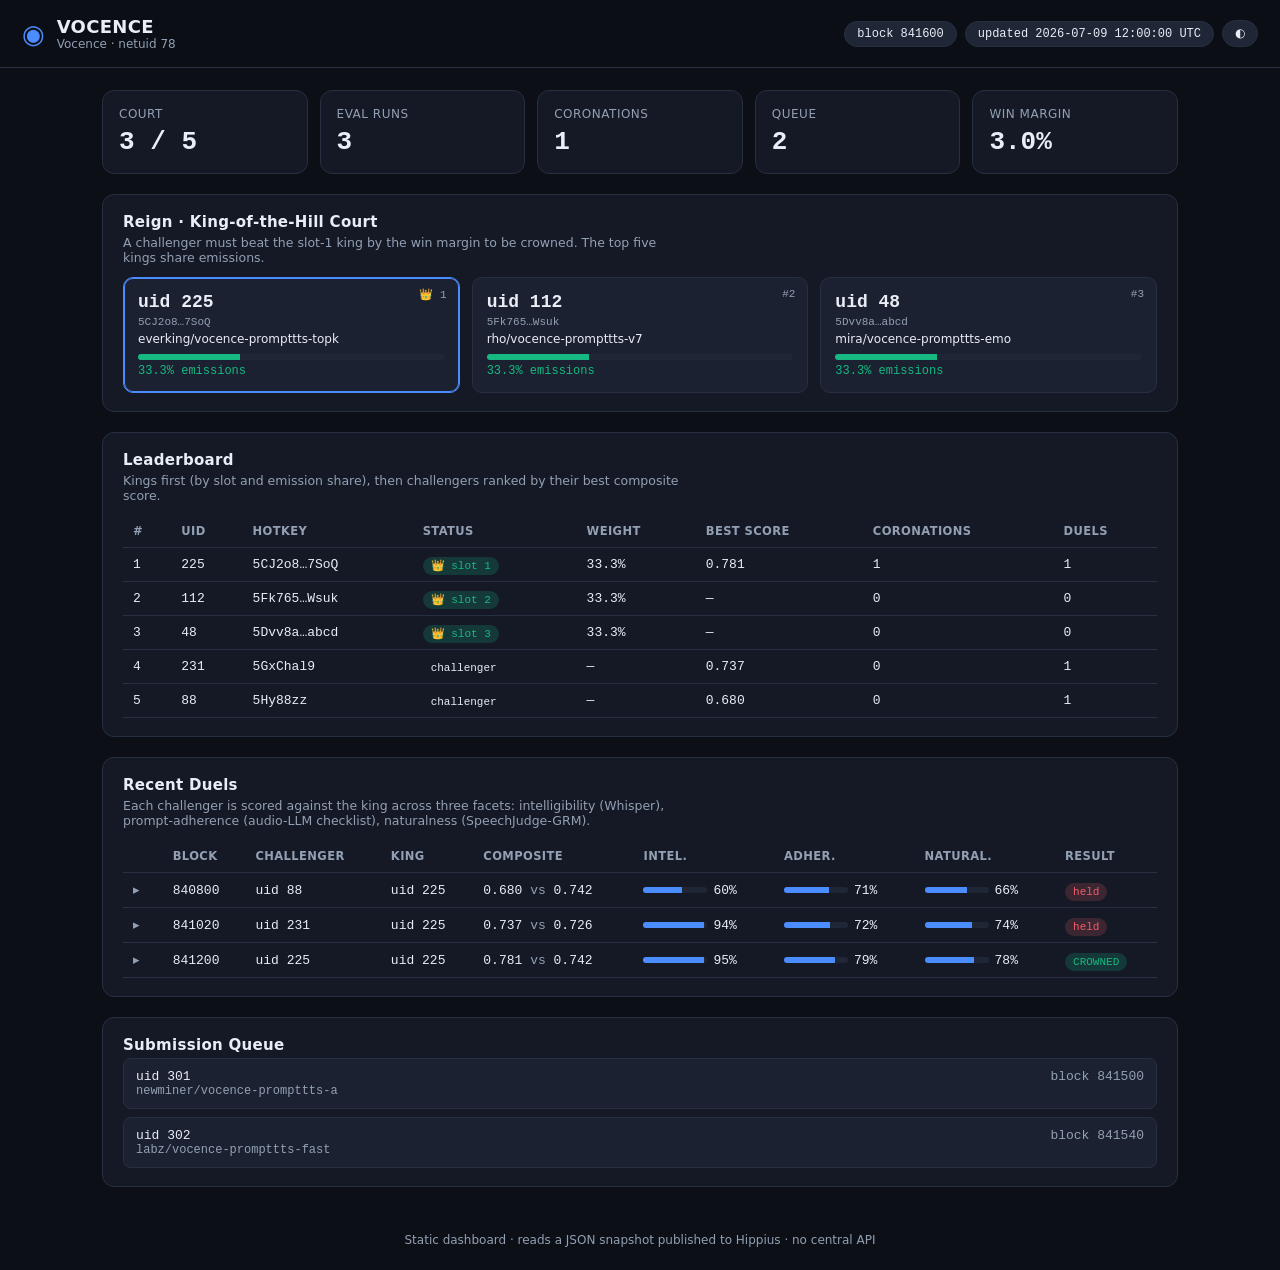
<file: dashboard/index.html>
<!doctype html>
<html lang="en" data-theme="dark">
<head>
  <meta charset="utf-8">
  <meta name="viewport" content="width=device-width, initial-scale=1">
  <title>Vocence · Subnet Dashboard</title>
  <link rel="stylesheet" href="style.css">
</head>
<body>
  <header class="topbar">
    <div class="brand">
      <span class="logo">◉</span>
      <div>
        <h1>VOCENCE</h1>
        <p id="subtitle">Decentralized voice-intelligence subnet</p>
      </div>
    </div>
    <div class="meta">
      <span id="block" class="pill">block —</span>
      <span id="updated" class="pill muted">updated —</span>
      <button id="theme" class="pill" title="Toggle theme">◐</button>
    </div>
  </header>

  <main>
    <section id="stats" class="cards" aria-label="Network stats"></section>

    <section class="panel">
      <h2>Reign · King-of-the-Hill Court</h2>
      <p class="hint">A challenger must beat the slot-1 king by the win margin to be crowned.
        The top five kings share emissions.</p>
      <div id="reign" class="court"></div>
    </section>

    <section class="panel">
      <h2>Leaderboard</h2>
      <p class="hint">Kings first (by slot and emission share), then challengers ranked by their best composite score.</p>
      <div class="table-wrap">
        <table id="leaderboard">
          <thead>
            <tr><th>#</th><th>UID</th><th>Hotkey</th><th>Status</th><th>Weight</th><th>Best score</th><th>Coronations</th><th>Duels</th></tr>
          </thead>
          <tbody></tbody>
        </table>
      </div>
    </section>

    <section class="panel">
      <h2>Recent Duels</h2>
      <p class="hint">Each challenger is scored against the king across three facets:
        intelligibility (Whisper), prompt-adherence (audio-LLM checklist), naturalness (SpeechJudge-GRM).</p>
      <div class="table-wrap">
        <table id="duels">
          <thead>
            <tr>
              <th></th><th>Block</th><th>Challenger</th><th>King</th>
              <th>Composite</th><th>Intel.</th><th>Adher.</th><th>Natural.</th><th>Result</th>
            </tr>
          </thead>
          <tbody></tbody>
        </table>
      </div>
    </section>

    <section class="panel">
      <h2>Submission Queue</h2>
      <div id="queue" class="queue"></div>
    </section>
  </main>

  <footer>
    <span id="foot">Static dashboard · reads a JSON snapshot published to Hippius · no central API</span>
  </footer>

  <script type="module" src="app.js"></script>
</body>
</html>
</file>
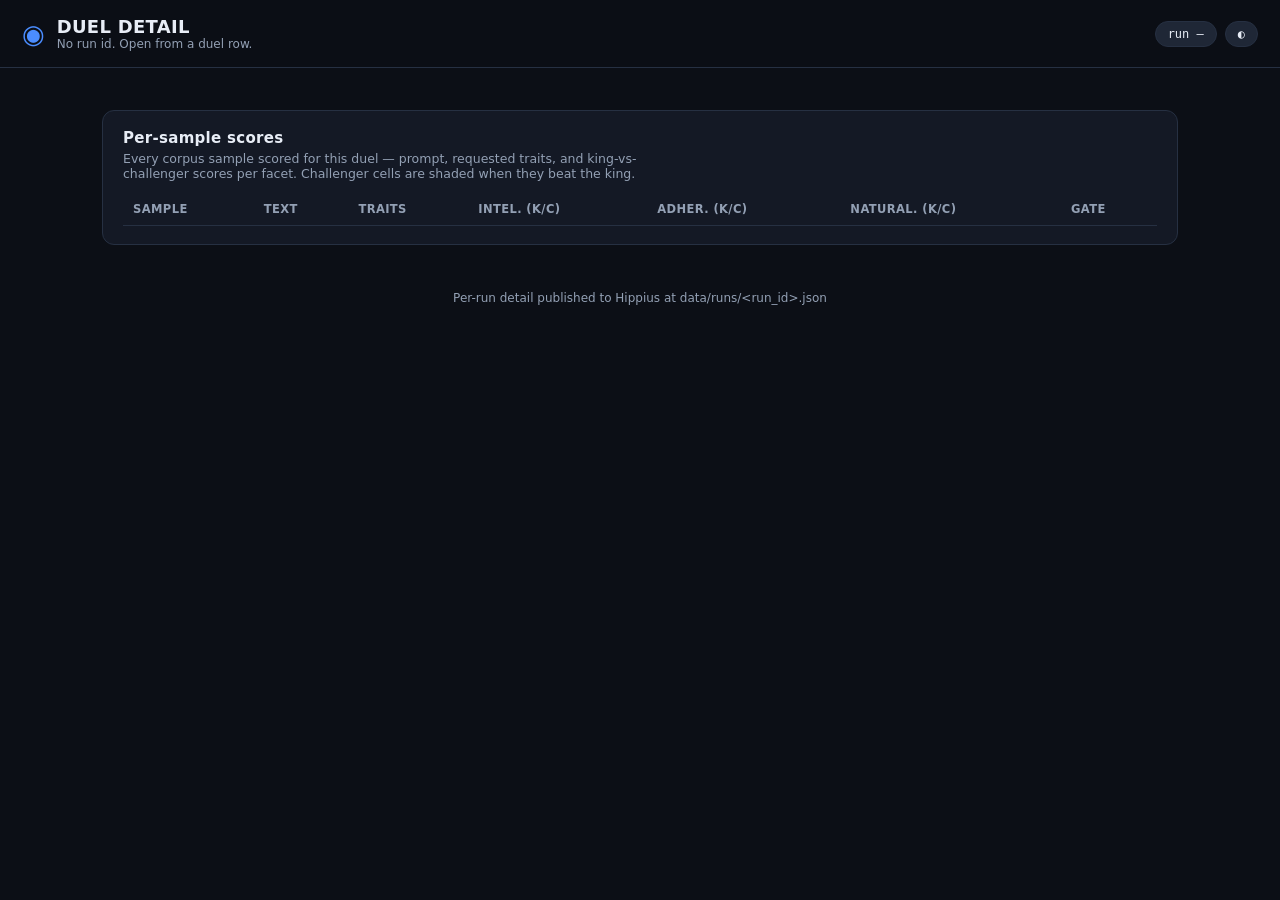
<file: dashboard/detail.html>
<!doctype html>
<html lang="en" data-theme="dark">
<head>
  <meta charset="utf-8">
  <meta name="viewport" content="width=device-width, initial-scale=1">
  <title>Vocence · Duel Detail</title>
  <link rel="stylesheet" href="style.css">
</head>
<body>
  <header class="topbar">
    <div class="brand">
      <a href="index.html" class="logo" style="text-decoration:none">◉</a>
      <div>
        <h1>DUEL DETAIL</h1>
        <p id="subtitle"><a href="index.html" style="color:inherit">← back to dashboard</a></p>
      </div>
    </div>
    <div class="meta">
      <span id="runid" class="pill">run —</span>
      <button id="theme" class="pill" title="Toggle theme">◐</button>
    </div>
  </header>

  <main>
    <section id="summary" class="cards" aria-label="Run summary"></section>

    <section class="panel">
      <h2>Per-sample scores</h2>
      <p class="hint">Every corpus sample scored for this duel — prompt, requested traits, and
        king-vs-challenger scores per facet. Challenger cells are shaded when they beat the king.</p>
      <div class="table-wrap">
        <table id="samples">
          <thead>
            <tr>
              <th>Sample</th><th>Text</th><th>Traits</th>
              <th>Intel. (K/C)</th><th>Adher. (K/C)</th><th>Natural. (K/C)</th><th>Gate</th>
            </tr>
          </thead>
          <tbody></tbody>
        </table>
      </div>
    </section>
  </main>

  <footer><span id="foot">Per-run detail published to Hippius at data/runs/&lt;run_id&gt;.json</span></footer>

  <script type="module" src="detail.js"></script>
</body>
</html>
</file>
<file: dashboard/style.css>
:root {
  --bg: #0c0f16; --panel: #141925; --panel2: #1b2130; --line: #263042;
  --ink: #e8edf6; --mute: #93a0b4; --acc: #4b8dff; --acc2: #16b981;
  --win: #16b981; --lose: #ef5f6b; --chip: #1f2736;
  --radius: 12px; --mono: "IBM Plex Mono", ui-monospace, SFMono-Regular, Menlo, monospace;
  --sans: Inter, system-ui, -apple-system, Segoe UI, Roboto, sans-serif;
}
:root[data-theme="light"] {
  --bg: #f4f6fb; --panel: #ffffff; --panel2: #f0f3f9; --line: #d9dfea;
  --ink: #131722; --mute: #5b6472; --chip: #eef1f7;
}
* { box-sizing: border-box; }
body { margin: 0; background: var(--bg); color: var(--ink); font-family: var(--sans); font-size: 14px; }
h1, h2 { margin: 0; letter-spacing: .3px; }
.muted { color: var(--mute); }
.hint { color: var(--mute); font-size: 12.5px; margin: 2px 0 12px; max-width: 70ch; }

.topbar { display: flex; justify-content: space-between; align-items: center;
  padding: 16px 22px; border-bottom: 1px solid var(--line); position: sticky; top: 0;
  background: color-mix(in srgb, var(--bg) 88%, transparent); backdrop-filter: blur(8px); z-index: 5; }
.brand { display: flex; gap: 12px; align-items: center; }
.brand h1 { font-size: 18px; }
.brand p { margin: 0; font-size: 12px; color: var(--mute); }
.logo { color: var(--acc); font-size: 26px; }
.meta { display: flex; gap: 8px; align-items: center; }
.pill { background: var(--chip); color: var(--ink); border: 1px solid var(--line);
  border-radius: 999px; padding: 5px 12px; font-family: var(--mono); font-size: 12px; cursor: default; }
button.pill { cursor: pointer; }

main { max-width: 1120px; margin: 0 auto; padding: 22px; display: flex; flex-direction: column; gap: 20px; }

.cards { display: grid; grid-template-columns: repeat(auto-fit, minmax(150px, 1fr)); gap: 12px; }
.card { background: var(--panel); border: 1px solid var(--line); border-radius: var(--radius); padding: 16px; }
.card .k { color: var(--mute); font-size: 12px; text-transform: uppercase; letter-spacing: .5px; }
.card .v { font-size: 26px; font-weight: 700; margin-top: 6px; font-family: var(--mono); }

.panel { background: var(--panel); border: 1px solid var(--line); border-radius: var(--radius); padding: 18px 20px; }
.panel h2 { font-size: 15px; margin-bottom: 4px; }

.court { display: grid; grid-template-columns: repeat(auto-fit, minmax(180px, 1fr)); gap: 12px; }
.king { background: var(--panel2); border: 1px solid var(--line); border-radius: 10px; padding: 14px; position: relative; }
.king .slot { position: absolute; top: 10px; right: 12px; font-family: var(--mono); color: var(--mute); font-size: 11px; }
.king.lead { border-color: var(--acc); box-shadow: 0 0 0 1px var(--acc) inset; }
.king .uid { font-family: var(--mono); font-size: 18px; font-weight: 700; }
.king .hk { color: var(--mute); font-family: var(--mono); font-size: 11px; word-break: break-all; margin: 4px 0; }
.king .repo { font-size: 12px; color: var(--ink); word-break: break-all; }
.king .wt { margin-top: 8px; height: 6px; background: var(--chip); border-radius: 4px; overflow: hidden; }
.king .wt > i { display: block; height: 100%; background: var(--acc2); }
.king .wtn { font-family: var(--mono); font-size: 12px; color: var(--acc2); margin-top: 4px; }
.crown { color: var(--acc); }

.table-wrap { overflow-x: auto; }
table { width: 100%; border-collapse: collapse; font-size: 13px; }
th, td { text-align: left; padding: 9px 10px; border-bottom: 1px solid var(--line); white-space: nowrap; }
th { color: var(--mute); font-weight: 600; font-size: 11.5px; text-transform: uppercase; letter-spacing: .4px; }
td.mono, .mono { font-family: var(--mono); }
.facet { display: flex; align-items: center; gap: 6px; }
.bar { width: 64px; height: 6px; background: var(--chip); border-radius: 4px; overflow: hidden; }
.bar > i { display: block; height: 100%; }
.bar > i.k { background: var(--mute); }
.bar > i.c { background: var(--acc); }
.badge { font-family: var(--mono); font-size: 11px; padding: 3px 8px; border-radius: 999px; }
.badge.win { background: color-mix(in srgb, var(--win) 20%, transparent); color: var(--win); }
.badge.lose { background: color-mix(in srgb, var(--lose) 18%, transparent); color: var(--lose); }

/* Duel drill-down */
tr.duel { cursor: pointer; }
tr.duel:hover { background: var(--panel2); }
tr.duel .chev { display: inline-block; width: 12px; color: var(--mute); transition: transform .15s; }
tr.duel.open .chev { transform: rotate(90deg); }
.detail td { background: var(--panel2); }
.detailgrid { display: grid; grid-template-columns: repeat(auto-fit, minmax(220px, 1fr)); gap: 14px; padding: 6px 2px 10px; }
.fbox { background: var(--panel); border: 1px solid var(--line); border-radius: 8px; padding: 12px; }
.fbox h4 { margin: 0 0 8px; font-size: 12px; text-transform: uppercase; letter-spacing: .4px; color: var(--mute); }
.vs { display: flex; flex-direction: column; gap: 7px; }
.vsrow { display: grid; grid-template-columns: 74px 1fr 46px; align-items: center; gap: 8px; font-size: 12px; }
.vsbar { height: 8px; background: var(--chip); border-radius: 4px; overflow: hidden; }
.vsbar > i { display: block; height: 100%; }
.vsbar > i.king { background: var(--mute); }
.vsbar > i.chal { background: var(--acc); }
.winrate { font-family: var(--mono); font-size: 11px; color: var(--mute); margin-top: 6px; }
.meta-line { font-size: 12px; color: var(--mute); padding: 0 2px 4px; }
.meta-line b { color: var(--ink); font-family: var(--mono); }
.detail-link { display: inline-block; margin: 4px 2px 2px; font-size: 12.5px; color: var(--acc); text-decoration: none; }
.detail-link:hover { text-decoration: underline; }
td.text { white-space: normal; max-width: 320px; color: var(--ink); }
td.chips { white-space: normal; max-width: 260px; }
.chip { display: inline-block; background: var(--chip); border: 1px solid var(--line); border-radius: 999px;
  padding: 1px 8px; font-size: 11px; color: var(--mute); margin: 1px 2px; font-family: var(--mono); }

.queue { display: flex; flex-direction: column; gap: 8px; }
.qrow { display: flex; justify-content: space-between; gap: 10px; background: var(--panel2);
  border: 1px solid var(--line); border-radius: 8px; padding: 10px 12px; font-size: 13px; }
.qrow .repo { font-family: var(--mono); color: var(--mute); font-size: 12px; word-break: break-all; }
.empty { color: var(--mute); font-style: italic; padding: 8px 2px; }

footer { text-align: center; color: var(--mute); font-size: 12px; padding: 24px; }
@media (max-width: 620px) { .brand p { display: none; } main { padding: 14px; } }
</file>
